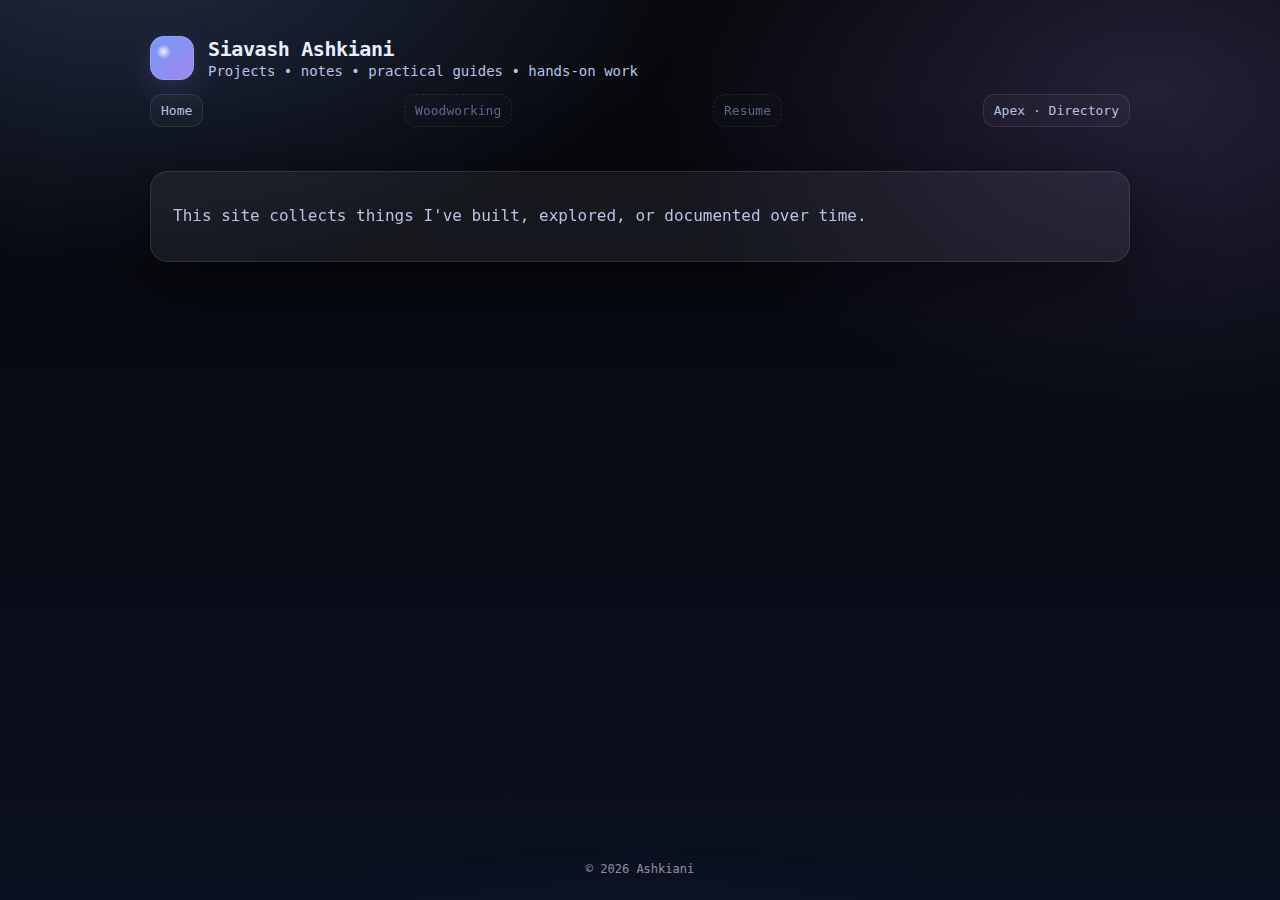
<file: index.html>
<!doctype html>
<html lang="en">

<head>
  <meta charset="utf-8" />
  <meta name="viewport" content="width=device-width, initial-scale=1" />
  <meta name="color-scheme" content="dark light" />
  <meta name="author" content="Siavash Ashkiani" />
  <meta name="description" content="Siavash Ashkiani — projects, notes, and hands-on work." />
  <meta name="robots" content="index, follow" />
  <link rel="canonical" href="https://siavash.ashkiani.com/" />
  <link rel="icon" href="/assets/favicon.svg" type="image/svg+xml">
  <title>Siavash Ashkiani</title>
  <link rel="stylesheet" href="/assets/style.css" />
</head>

<body>
  <div class="bg"></div>
  <div class="page">
    <div id="site-header"></div>

    <main class="wrap">
      <section class="card">
        <p>This site collects things I've built, explored, or documented over time.</p>
      </section>
    </main>

    <div id="site-footer"></div>
  </div>

  <script defer src="/assets/site.js"></script>
</body>

</html>
</file>
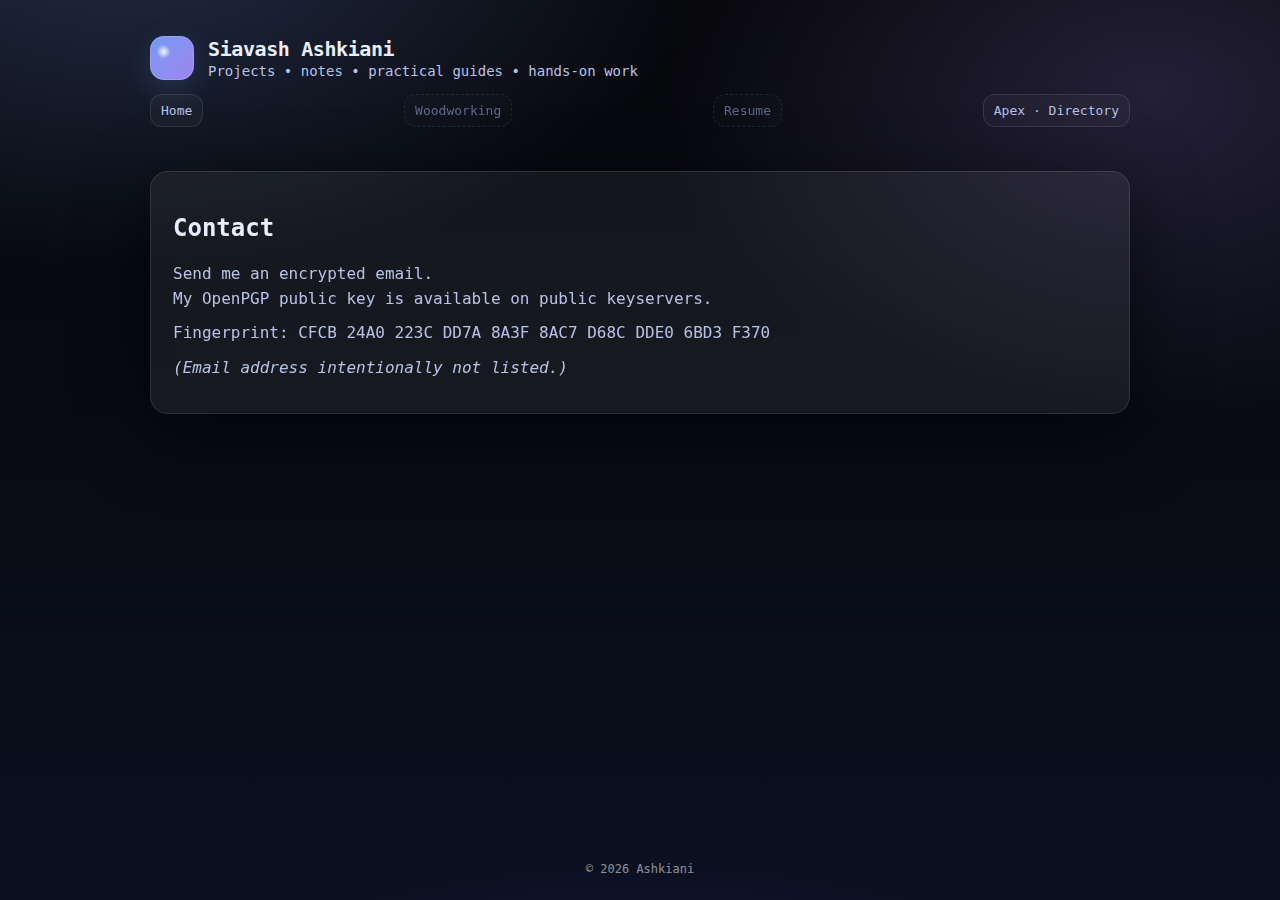
<file: contact/index.html>
<!doctype html>
<html lang="en">

<head>
  <meta charset="utf-8" />
  <meta name="viewport" content="width=device-width, initial-scale=1" />
  <meta name="color-scheme" content="dark light" />
  <meta name="author" content="Siavash Ashkiani" />
  <meta name="description" content="Siavash Ashkiani — projects, notes, and hands-on work." />
  <meta name="robots" content="index, follow" />
  <link rel="canonical" href="https://siavash.ashkiani.com/" />
  <link rel="icon" href="/assets/favicon.svg" type="image/svg+xml">
  <title>Siavash Ashkiani</title>
  <link rel="stylesheet" href="/assets/style.css" />
</head>

<body>
  <div class="bg"></div>
  <div class="page">
    <div id="site-header"></div>

    <main class="wrap">
      <section class="card subtle">
        <h2>Contact</h2>
        <p>
          Send me an encrypted email.<br />
          My OpenPGP public key is available on public keyservers.
        </p>

        <p class="mono">
          Fingerprint: CFCB 24A0 223C DD7A 8A3F 8AC7 D68C DDE0 6BD3 F370
        </p>

        <p class="hint">
          <em>(Email address intentionally not listed.)</em>
        </p>
      </section>
    </main>

    <div id="site-footer"></div>
  </div>

  <script defer src="/assets/site.js"></script>
</body>

</html>
</file>
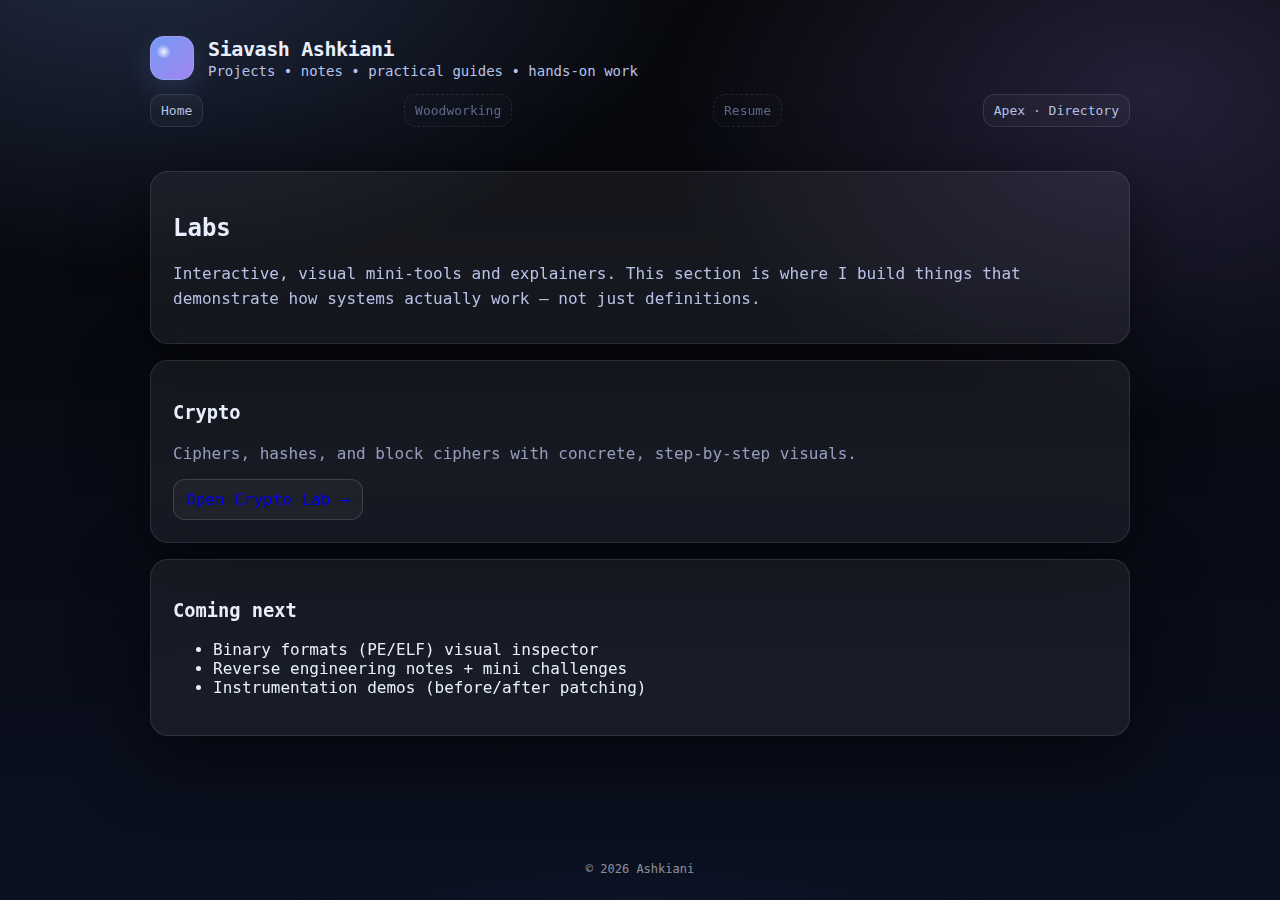
<file: labs/index.html>
<!doctype html>
<html lang="en">

<head>
  <meta charset="utf-8" />
  <meta name="viewport" content="width=device-width, initial-scale=1" />
  <meta name="color-scheme" content="dark light" />
  <meta name="author" content="Siavash Ashkiani" />
  <meta name="description" content="Hands-on labs: crypto, reverse engineering, binaries, and more." />
  <meta name="robots" content="index, follow" />
  <link rel="canonical" href="https://siavash.ashkiani.com/labs/" />
  <link rel="icon" href="/assets/favicon.svg" type="image/svg+xml">
  <title>Labs · Siavash Ashkiani</title>
  <link rel="stylesheet" href="/assets/style.css" />
  <link rel="stylesheet" href="/labs/assets/style.css" />
</head>

<body>
  <div class="bg"></div>
  <div class="page">
    <div id="site-header"></div>

    <main class="wrap">
      <section class="card">
        <h2>Labs</h2>
        <p>
          Interactive, visual mini-tools and explainers. This section is where I build things that
          demonstrate how systems actually work — not just definitions.
        </p>
      </section>

      <section class="card">
        <h3>Crypto</h3>
        <p class="muted">
          Ciphers, hashes, and block ciphers with concrete, step-by-step visuals.
        </p>
        <div class="lab-links">
          <a class="btn" href="/labs/crypto/">Open Crypto Lab →</a>
        </div>
      </section>

      <section class="card subtle">
        <h3>Coming next</h3>
        <ul class="tight">
          <li>Binary formats (PE/ELF) visual inspector</li>
          <li>Reverse engineering notes + mini challenges</li>
          <li>Instrumentation demos (before/after patching)</li>
        </ul>
      </section>
    </main>

    <div id="site-footer"></div>
  </div>

  <script defer src="/assets/site.js"></script>
</body>

</html>
</file>
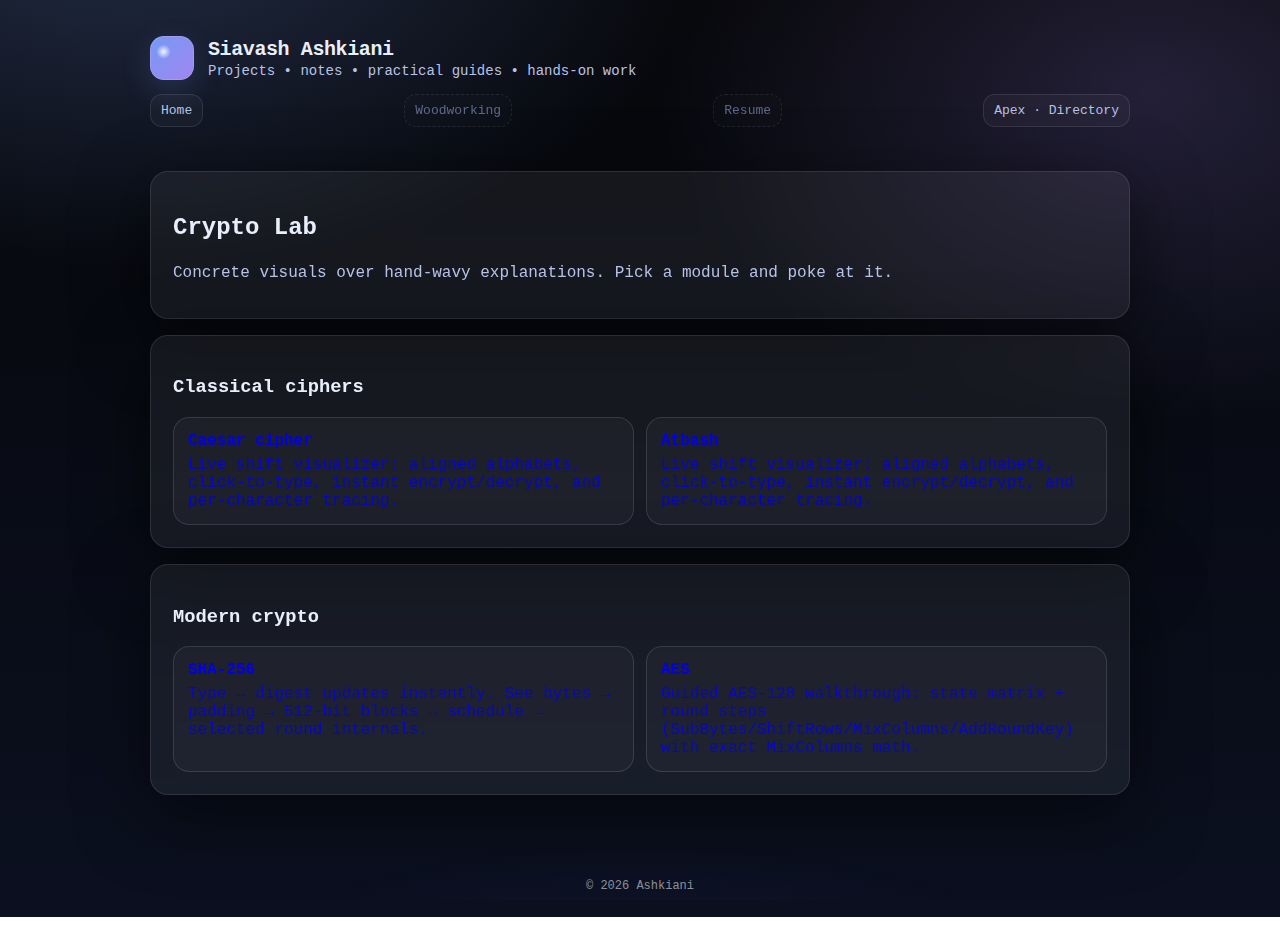
<file: labs/crypto/index.html>
<!doctype html>
<html lang="en">

<head>
    <meta charset="utf-8" />
    <meta name="viewport" content="width=device-width, initial-scale=1" />
    <meta name="color-scheme" content="dark light" />
    <meta name="author" content="Siavash Ashkiani" />
    <meta name="description" content="Crypto playgrounds and visual explainers." />
    <meta name="robots" content="index, follow" />
    <link rel="canonical" href="https://siavash.ashkiani.com/labs/crypto/" />
    <link rel="icon" href="/assets/favicon.svg" type="image/svg+xml">
    <title>Crypto Lab · Siavash Ashkiani</title>
    <link rel="stylesheet" href="/assets/style.css" />
    <link rel="stylesheet" href="/labs/assets/style.css" />
</head>

<body>
    <div class="bg"></div>
    <div class="page">
        <div id="site-header"></div>

        <main class="wrap">
            <section class="card">
                <h2>Crypto Lab</h2>
                <p>
                    Concrete visuals over hand-wavy explanations.
                    Pick a module and poke at it.
                </p>
            </section>

            <section class="card">
                <h3>Classical ciphers</h3>
                <div class="lab-grid">
                    <a class="lab-tile" href="/labs/crypto/caesar/">
                        <div class="lab-title">Caesar cipher</div>
                        <div class="lab-desc">Live shift visualizer: aligned alphabets, click-to-type, instant
                            encrypt/decrypt, and per-character tracing.
                        </div>
                    </a>

                    <a class="lab-tile" href="/labs/crypto/atbash/">
                        <div class="lab-title">Atbash</div>
                        <div class="lab-desc">Live shift visualizer: aligned alphabets, click-to-type, instant
                            encrypt/decrypt, and per-character tracing.</div>
                    </a>
                </div>
            </section>

            <section class="card subtle">
                <h3>Modern crypto</h3>
                <div class="lab-grid">
                    <a class="lab-tile" href="/labs/crypto/sha256/">
                        <div class="lab-title">SHA-256</div>
                        <div class="lab-desc">Type → digest updates instantly. See bytes → padding → 512-bit blocks →
                            schedule → selected round internals.</div>
                    </a>

                    <a class="lab-tile" href="/labs/crypto/aes/">
                        <div class="lab-title">AES</div>
                        <div class="lab-desc">
                            Guided AES-128 walkthrough: state matrix + round steps
                            (SubBytes/ShiftRows/MixColumns/AddRoundKey) with exact MixColumns math.
                        </div>
                    </a>
                </div>
            </section>
        </main>

        <div id="site-footer"></div>
    </div>

    <script defer src="/assets/site.js"></script>
</body>

</html>
</file>
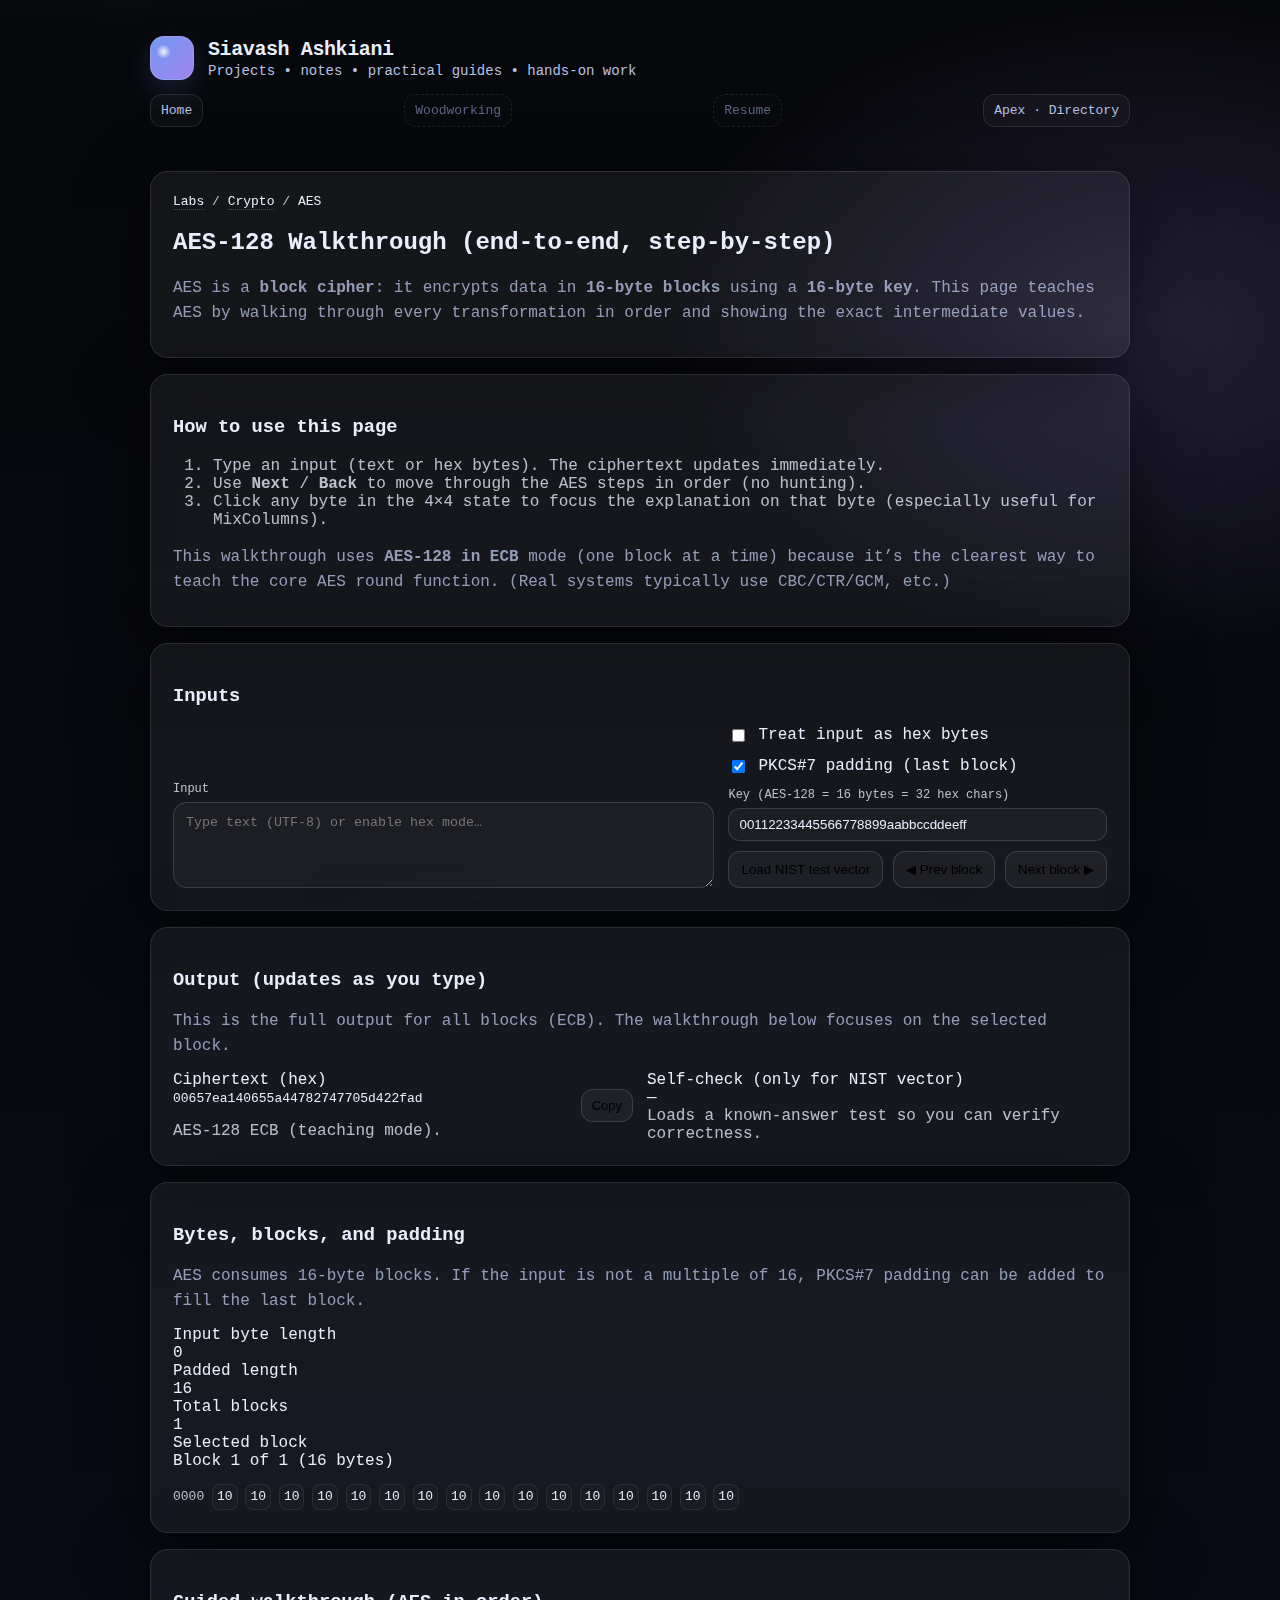
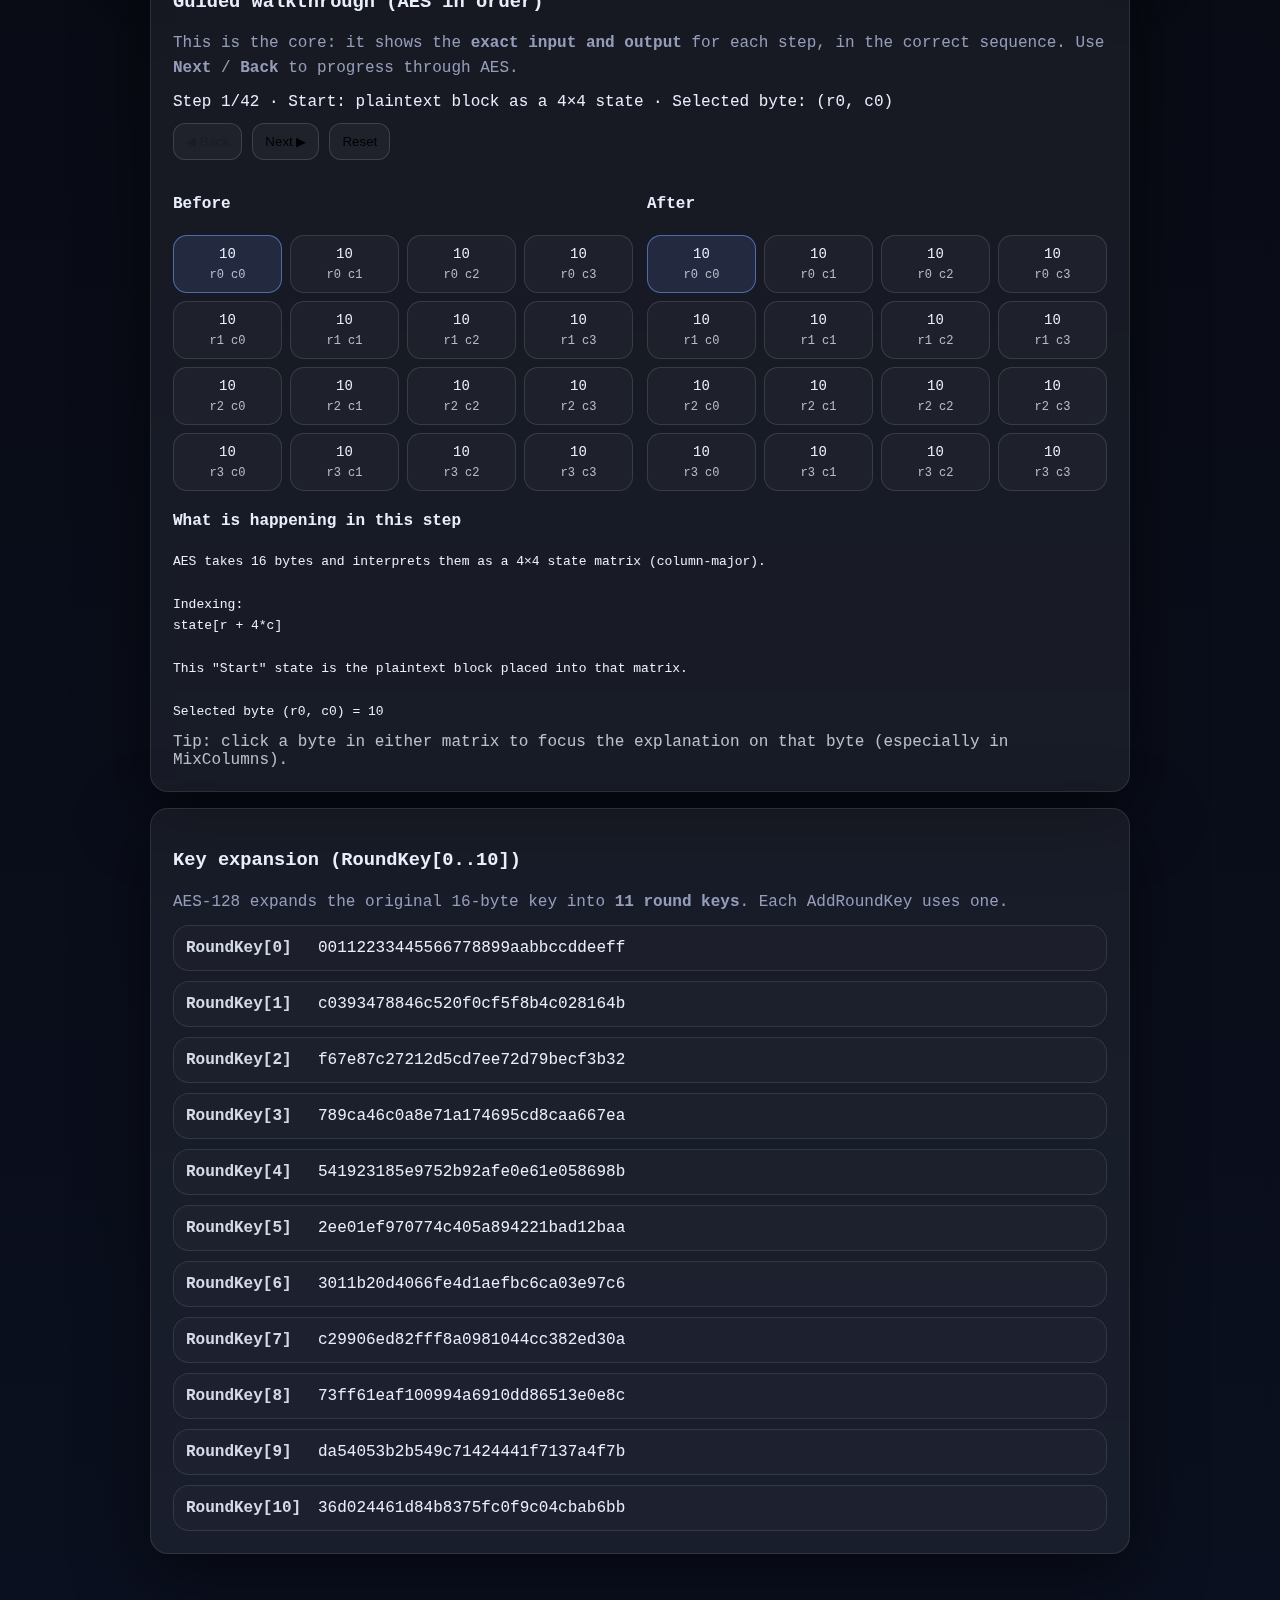
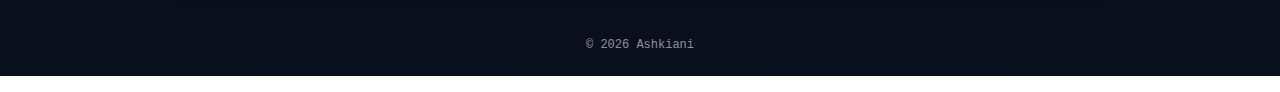
<file: labs/crypto/aes/index.html>
<!doctype html>
<html lang="en">

<head>
    <meta charset="utf-8" />
    <meta name="viewport" content="width=device-width, initial-scale=1" />
    <meta name="color-scheme" content="dark light" />
    <meta name="author" content="Siavash Ashkiani" />
    <meta name="description"
        content="Interactive AES-128 walkthrough: bytes -> blocks -> key schedule -> rounds -> ciphertext, with step-by-step visuals." />
    <meta name="robots" content="index, follow" />
    <link rel="canonical" href="https://siavash.ashkiani.com/labs/crypto/aes/" />
    <link rel="icon" href="/assets/favicon.svg" type="image/svg+xml">
    <title>AES-128 Walkthrough · Crypto Lab</title>

    <link rel="stylesheet" href="/assets/style.css" />
    <link rel="stylesheet" href="/labs/assets/style.css" />
</head>

<body>
    <div class="bg"></div>
    <div class="page">
        <div id="site-header"></div>

        <main class="wrap">
            <section class="card">
                <div class="crumbs">
                    <a href="/labs/">Labs</a> <span class="muted">/</span>
                    <a href="/labs/crypto/">Crypto</a> <span class="muted">/</span>
                    <span>AES</span>
                </div>

                <h2>AES-128 Walkthrough (end-to-end, step-by-step)</h2>
                <p class="muted">
                    AES is a <strong>block cipher</strong>: it encrypts data in <strong>16-byte blocks</strong> using a
                    <strong>16-byte key</strong>.
                    This page teaches AES by walking through every transformation in order and showing the exact
                    intermediate values.
                </p>
            </section>

            <section class="card">
                <h3>How to use this page</h3>
                <ol class="muted" style="margin-top:10px">
                    <li>Type an input (text or hex bytes). The ciphertext updates immediately.</li>
                    <li>Use <strong>Next</strong> / <strong>Back</strong> to move through the AES steps in order (no
                        hunting).</li>
                    <li>Click any byte in the 4×4 state to focus the explanation on that byte (especially useful for
                        MixColumns).</li>
                </ol>
                <p class="muted" style="margin-top:10px">
                    This walkthrough uses <strong>AES-128 in ECB</strong> mode (one block at a time) because it’s the
                    clearest way to teach
                    the core AES round function. (Real systems typically use CBC/CTR/GCM, etc.)
                </p>
            </section>

            <section class="card">
                <h3>Inputs</h3>

                <div class="controls">
                    <label class="control" style="flex:1; min-width:260px">
                        <span class="control-label">Input</span>
                        <textarea id="input" class="textarea" rows="4"
                            placeholder="Type text (UTF-8) or enable hex mode…"></textarea>
                    </label>

                    <div style="display:flex; flex-direction:column; gap:10px; min-width:280px">
                        <label class="control control-toggle">
                            <input id="treatAsHex" type="checkbox" />
                            <span>Treat input as hex bytes</span>
                        </label>

                        <label class="control control-toggle">
                            <input id="pkcs7" type="checkbox" checked />
                            <span>PKCS#7 padding (last block)</span>
                        </label>

                        <label class="control">
                            <span class="control-label">Key (AES-128 = 16 bytes = 32 hex chars)</span>
                            <input id="keyHex" class="control-input mono" type="text"
                                placeholder="00112233445566778899aabbccddeeff" />
                        </label>

                        <div style="display:flex; gap:10px; flex-wrap:wrap">
                            <button id="loadVector" class="btn" type="button">Load NIST test vector</button>
                            <button id="prevBlock" class="btn" type="button">◀︎ Prev block</button>
                            <button id="nextBlock" class="btn" type="button">Next block ▶︎</button>
                        </div>

                        <div class="hint mono" id="inputError" style="display:none"></div>
                    </div>
                </div>
            </section>

            <section class="card">
                <h3>Output (updates as you type)</h3>
                <p class="muted">
                    This is the full output for all blocks (ECB). The walkthrough below focuses on the selected block.
                </p>

                <div class="io-grid" style="margin-top:12px">
                    <div>
                        <div class="kpi">
                            <div class="kpi-label">Ciphertext (hex)</div>
                            <div class="hash-row">
                                <div id="outHex" class="kpi-value mono hash"></div>
                                <button id="copyOut" class="btn btn-sm" type="button">Copy</button>
                            </div>
                            <div class="kpi-sub muted">AES-128 ECB (teaching mode).</div>
                        </div>
                    </div>

                    <div>
                        <div class="kpi">
                            <div class="kpi-label">Self-check (only for NIST vector)</div>
                            <div id="vectorCheck" class="kpi-value mono">—</div>
                            <div class="kpi-sub muted">Loads a known-answer test so you can verify correctness.</div>
                        </div>
                    </div>
                </div>
            </section>

            <section class="card">
                <h3>Bytes, blocks, and padding</h3>
                <p class="muted">
                    AES consumes 16-byte blocks. If the input is not a multiple of 16, PKCS#7 padding can be added to
                    fill the last block.
                </p>

                <div class="kpi-grid" style="margin-top:12px">
                    <div class="kpi">
                        <div class="kpi-label">Input byte length</div>
                        <div class="kpi-value mono" id="inLenBytes">—</div>
                    </div>
                    <div class="kpi">
                        <div class="kpi-label">Padded length</div>
                        <div class="kpi-value mono" id="paddedLenBytes">—</div>
                    </div>
                    <div class="kpi">
                        <div class="kpi-label">Total blocks</div>
                        <div class="kpi-value mono" id="blockCount">—</div>
                    </div>
                    <div class="kpi">
                        <div class="kpi-label">Selected block</div>
                        <div class="kpi-value mono" id="blockMeta">—</div>
                    </div>
                </div>

                <div class="mono bytes" id="rawBytes" style="margin-top:14px"></div>
            </section>

            <section class="card">
                <h3>Guided walkthrough (AES in order)</h3>
                <p class="muted">
                    This is the core: it shows the <strong>exact input and output</strong> for each step, in the correct
                    sequence.
                    Use <strong>Next</strong> / <strong>Back</strong> to progress through AES.
                </p>

                <div class="walkbar" style="margin-top:12px">
                    <div class="mono" id="walkMeta">—</div>
                    <div style="display:flex; gap:10px; flex-wrap:wrap">
                        <button id="walkBack" class="btn" type="button">◀︎ Back</button>
                        <button id="walkNext" class="btn" type="button">Next ▶︎</button>
                        <button id="walkReset" class="btn" type="button">Reset</button>
                    </div>
                </div>

                <div class="viz-grid" style="margin-top:14px">
                    <div class="card-inner">
                        <h4>Before</h4>
                        <div id="walkBefore" class="state-grid"></div>
                    </div>
                    <div class="card-inner">
                        <h4>After</h4>
                        <div id="walkAfter" class="state-grid"></div>
                    </div>
                </div>

                <div class="card-inner" style="margin-top:14px">
                    <h4>What is happening in this step</h4>
                    <div class="mono pre" id="walkExplain"></div>
                </div>

                <div class="hint muted" style="margin-top:10px">
                    Tip: click a byte in either matrix to focus the explanation on that byte (especially in MixColumns).
                </div>
            </section>

            <section class="card">
                <h3>Key expansion (RoundKey[0..10])</h3>
                <p class="muted">
                    AES-128 expands the original 16-byte key into <strong>11 round keys</strong>. Each AddRoundKey uses
                    one.
                </p>
                <div id="roundKeys" class="rkgrid"></div>
            </section>
        </main>

        <div id="site-footer"></div>
    </div>

    <script defer src="/assets/site.js"></script>
    <script defer src="./aes.js"></script>
</body>

</html>
</file>
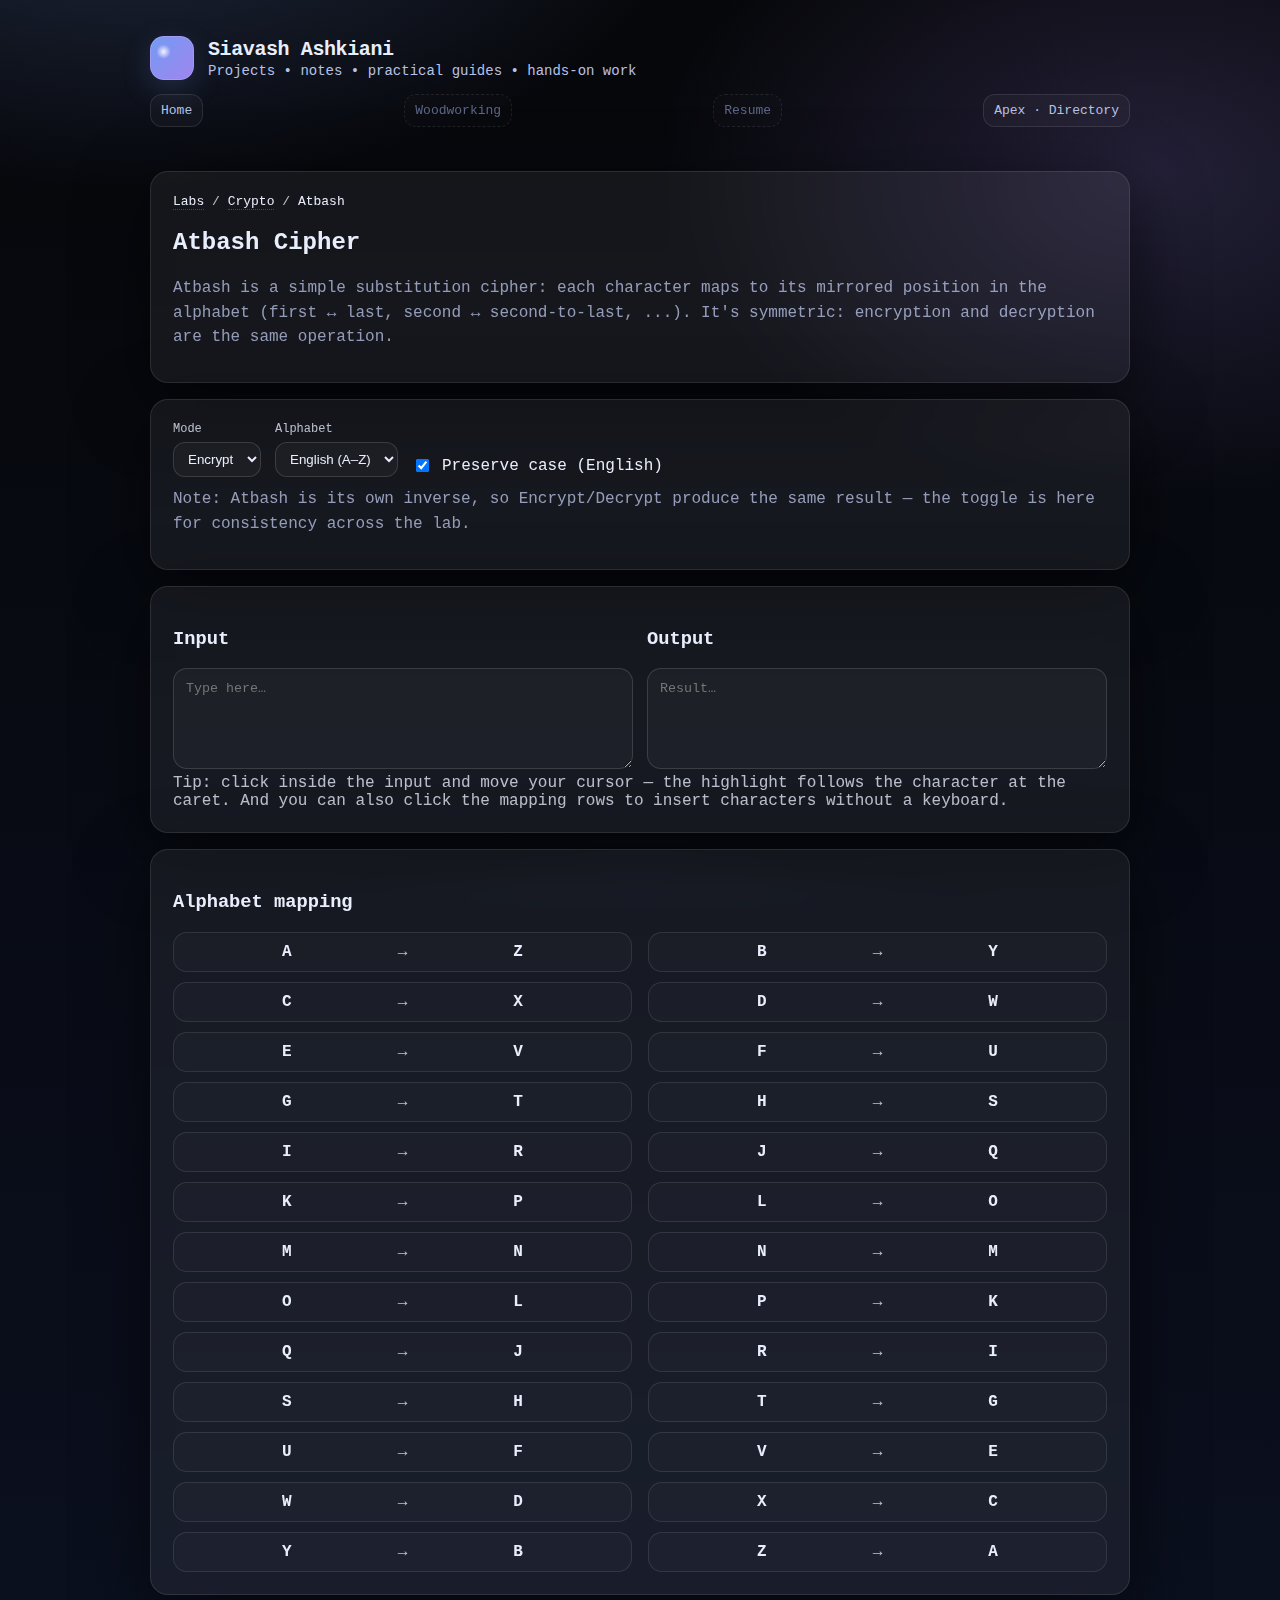
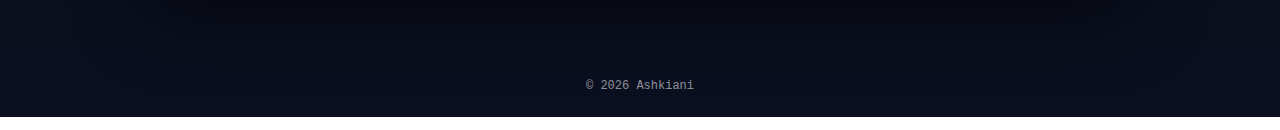
<file: labs/crypto/atbash/index.html>
<!doctype html>
<html lang="en">

<head>
    <meta charset="utf-8" />
    <meta name="viewport" content="width=device-width, initial-scale=1" />
    <meta name="color-scheme" content="dark light" />
    <meta name="author" content="Siavash Ashkiani" />
    <meta name="description" content="Atbash cipher playground (English + Farsi) with live mapping + click-to-type." />
    <meta name="robots" content="index, follow" />
    <link rel="canonical" href="https://siavash.ashkiani.com/labs/crypto/atbash/" />
    <link rel="icon" href="/assets/favicon.svg" type="image/svg+xml">

    <title>Atbash Cipher · Crypto Lab</title>

    <link rel="stylesheet" href="/assets/style.css" />
    <link rel="stylesheet" href="/labs/assets/style.css" />
</head>

<body>
    <div class="bg"></div>
    <div class="page">
        <div id="site-header"></div>

        <main class="wrap">
            <section class="card">
                <div class="crumbs">
                    <a href="/labs/">Labs</a> <span class="muted">/</span>
                    <a href="/labs/crypto/">Crypto</a> <span class="muted">/</span>
                    <span>Atbash</span>
                </div>

                <h2>Atbash Cipher</h2>
                <p class="muted">
                    Atbash is a simple substitution cipher: each character maps to its mirrored position
                    in the alphabet (first ↔ last, second ↔ second-to-last, ...).
                    It's symmetric: encryption and decryption are the same operation.
                </p>
            </section>

            <section class="card">
                <div class="controls">
                    <label class="control">
                        <span class="control-label">Mode</span>
                        <select id="modeSelect" class="control-input">
                            <option value="enc">Encrypt</option>
                            <option value="dec">Decrypt</option>
                        </select>
                    </label>

                    <label class="control">
                        <span class="control-label">Alphabet</span>
                        <select id="alphaSelect" class="control-input">
                            <option value="en">English (A–Z)</option>
                            <option value="fa">Farsi (فارسی)</option>
                        </select>
                    </label>

                    <label class="control control-toggle">
                        <input id="preserveCase" type="checkbox" checked />
                        <span>Preserve case (English)</span>
                    </label>
                </div>

                <p class="hint muted" style="margin-top:10px">
                    Note: Atbash is its own inverse, so Encrypt/Decrypt produce the same result — the toggle is here for
                    consistency across the lab.
                </p>
            </section>

            <section class="card">
                <div class="io-grid">
                    <div>
                        <h3>Input</h3>
                        <textarea id="plain" class="textarea" rows="5" placeholder="Type here…"></textarea>
                    </div>
                    <div>
                        <h3>Output</h3>
                        <textarea id="cipher" class="textarea" rows="5" placeholder="Result…" readonly></textarea>
                    </div>
                </div>

                <div class="hint muted">
                    Tip: click inside the input and move your cursor — the highlight follows the character at the caret.
                    And you can also click the mapping rows to insert characters without a keyboard.
                </div>
            </section>

            <section class="card">
                <h3>Alphabet mapping</h3>
                <div id="mapping" class="mapping"></div>
            </section>
        </main>

        <div id="site-footer"></div>
    </div>

    <script defer src="/assets/site.js"></script>
    <script defer src="./atbash.js"></script>
</body>

</html>
</file>
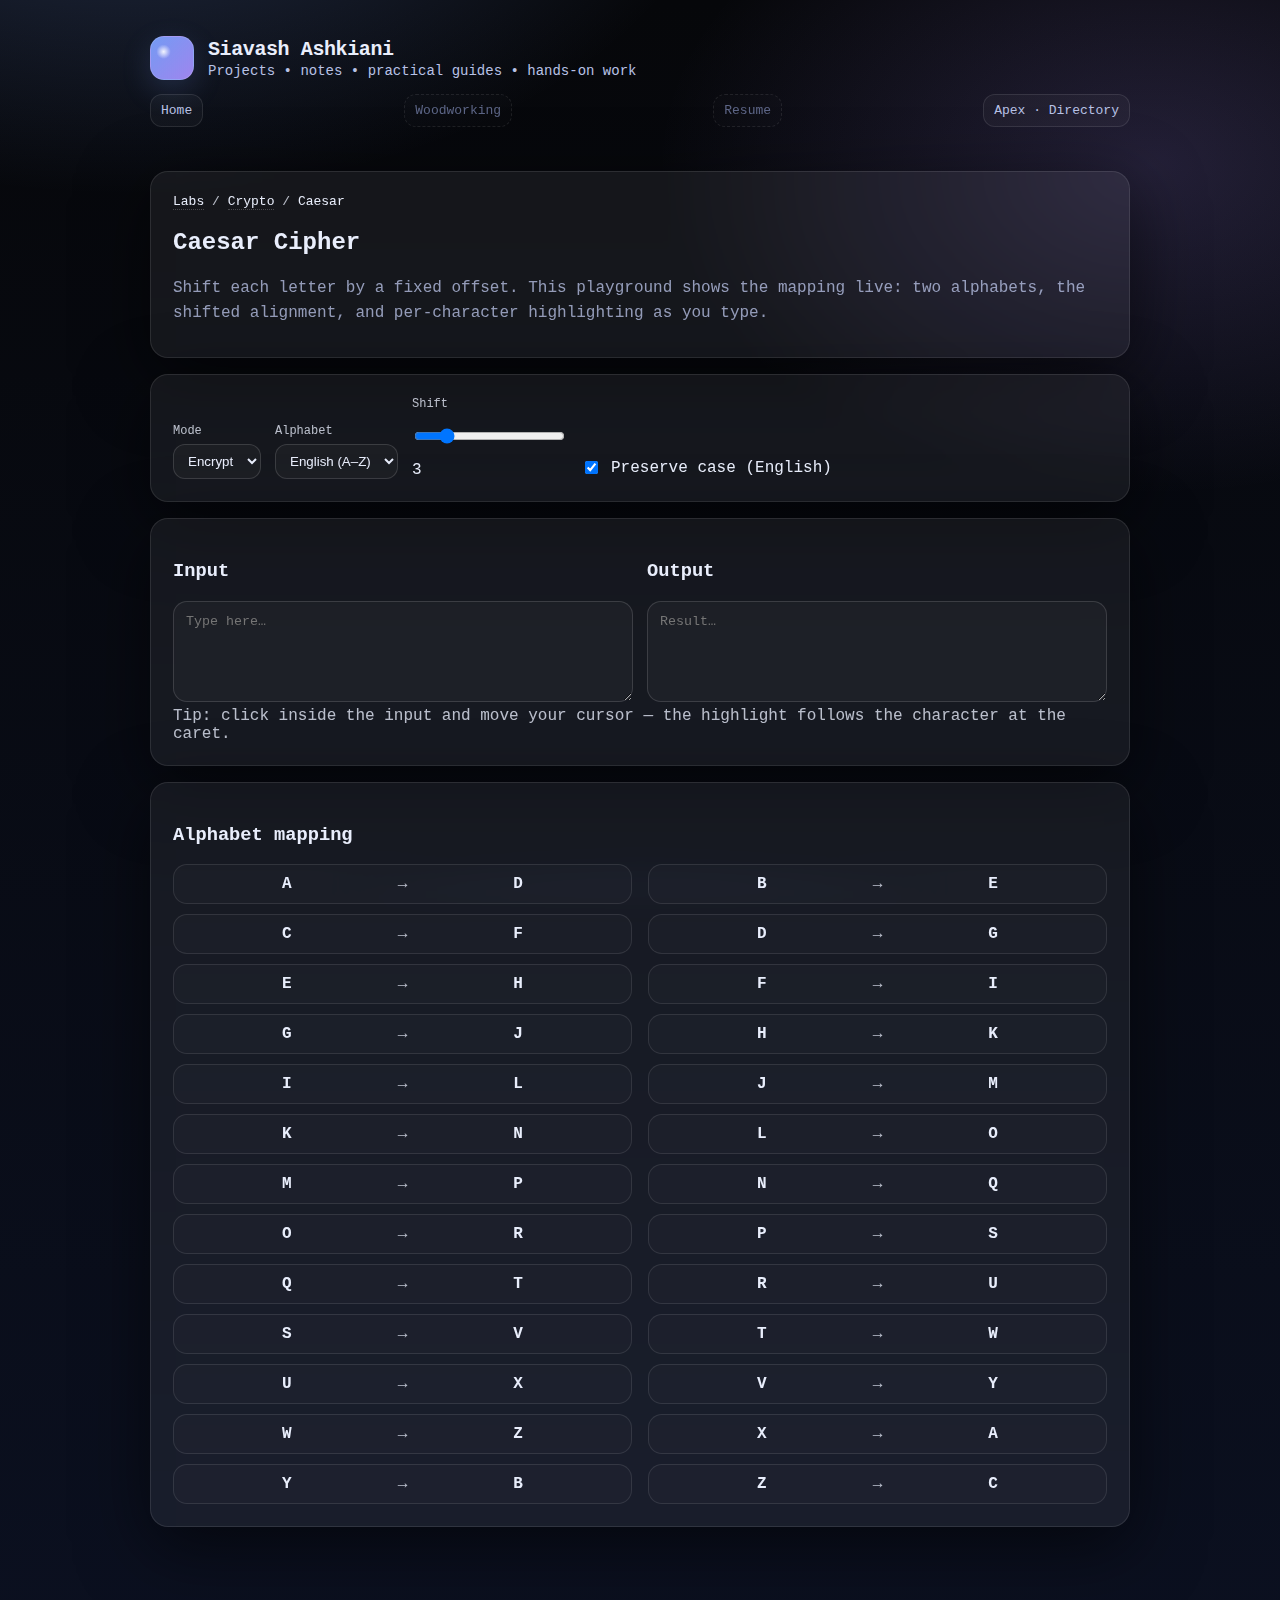
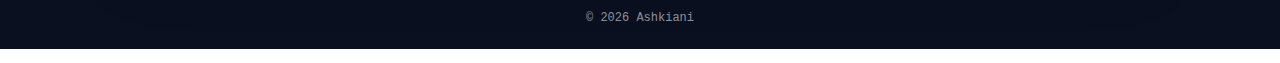
<file: labs/crypto/caesar/index.html>
<!doctype html>
<html lang="en">

<head>
    <meta charset="utf-8" />
    <meta name="viewport" content="width=device-width, initial-scale=1" />
    <meta name="color-scheme" content="dark light" />
    <meta name="author" content="Siavash Ashkiani" />
    <meta name="description" content="Caesar cipher playground with live alphabet mapping (English + Farsi)." />
    <meta name="robots" content="index, follow" />
    <link rel="canonical" href="https://siavash.ashkiani.com/labs/crypto/caesar/" />
    <link rel="icon" href="/assets/favicon.svg" type="image/svg+xml">
    <title>Caesar Cipher · Crypto Lab</title>
    <link rel="stylesheet" href="/assets/style.css" />
    <link rel="stylesheet" href="/labs/assets/style.css" />
</head>

<body>
    <div class="bg"></div>
    <div class="page">
        <div id="site-header"></div>

        <main class="wrap">
            <section class="card">
                <div class="crumbs">
                    <a href="/labs/">Labs</a> <span class="muted">/</span>
                    <a href="/labs/crypto/">Crypto</a> <span class="muted">/</span>
                    <span>Caesar</span>
                </div>

                <h2>Caesar Cipher</h2>
                <p class="muted">
                    Shift each letter by a fixed offset. This playground shows the mapping live: two alphabets,
                    the shifted alignment, and per-character highlighting as you type.
                </p>
            </section>

            <section class="card">
                <div class="controls">
                    <label class="control">
                        <span class="control-label">Mode</span>
                        <select id="modeSelect" class="control-input">
                            <option value="enc">Encrypt</option>
                            <option value="dec">Decrypt</option>
                        </select>
                    </label>
                    <label class="control">
                        <span class="control-label">Alphabet</span>
                        <select id="alphaSelect" class="control-input">
                            <option value="en">English (A–Z)</option>
                            <option value="fa">Farsi (فارسی)</option>
                        </select>
                    </label>

                    <label class="control">
                        <span class="control-label">Shift</span>
                        <input id="shiftRange" class="control-input" type="range" min="0" max="25" value="3" />
                        <span id="shiftValue" class="mono">3</span>
                    </label>

                    <label class="control control-toggle">
                        <input id="preserveCase" type="checkbox" checked />
                        <span>Preserve case (English)</span>
                    </label>
                </div>
            </section>

            <section class="card">
                <div class="io-grid">
                    <div>
                        <h3>Input</h3>
                        <textarea id="plain" class="textarea" rows="5" placeholder="Type here…"></textarea>
                    </div>
                    <div>
                        <h3>Output</h3>
                        <textarea id="cipher" class="textarea" rows="5" placeholder="Result…" readonly></textarea>
                    </div>
                </div>

                <div class="hint muted">
                    Tip: click inside the input and move your cursor — the highlight follows the character at the caret.
                </div>
            </section>

            <section class="card">
                <h3>Alphabet mapping</h3>
                <div id="mapping" class="mapping"></div>
            </section>
        </main>

        <div id="site-footer"></div>
    </div>

    <script defer src="/assets/site.js"></script>
    <script defer src="./caesar.js"></script>
</body>

</html>
</file>
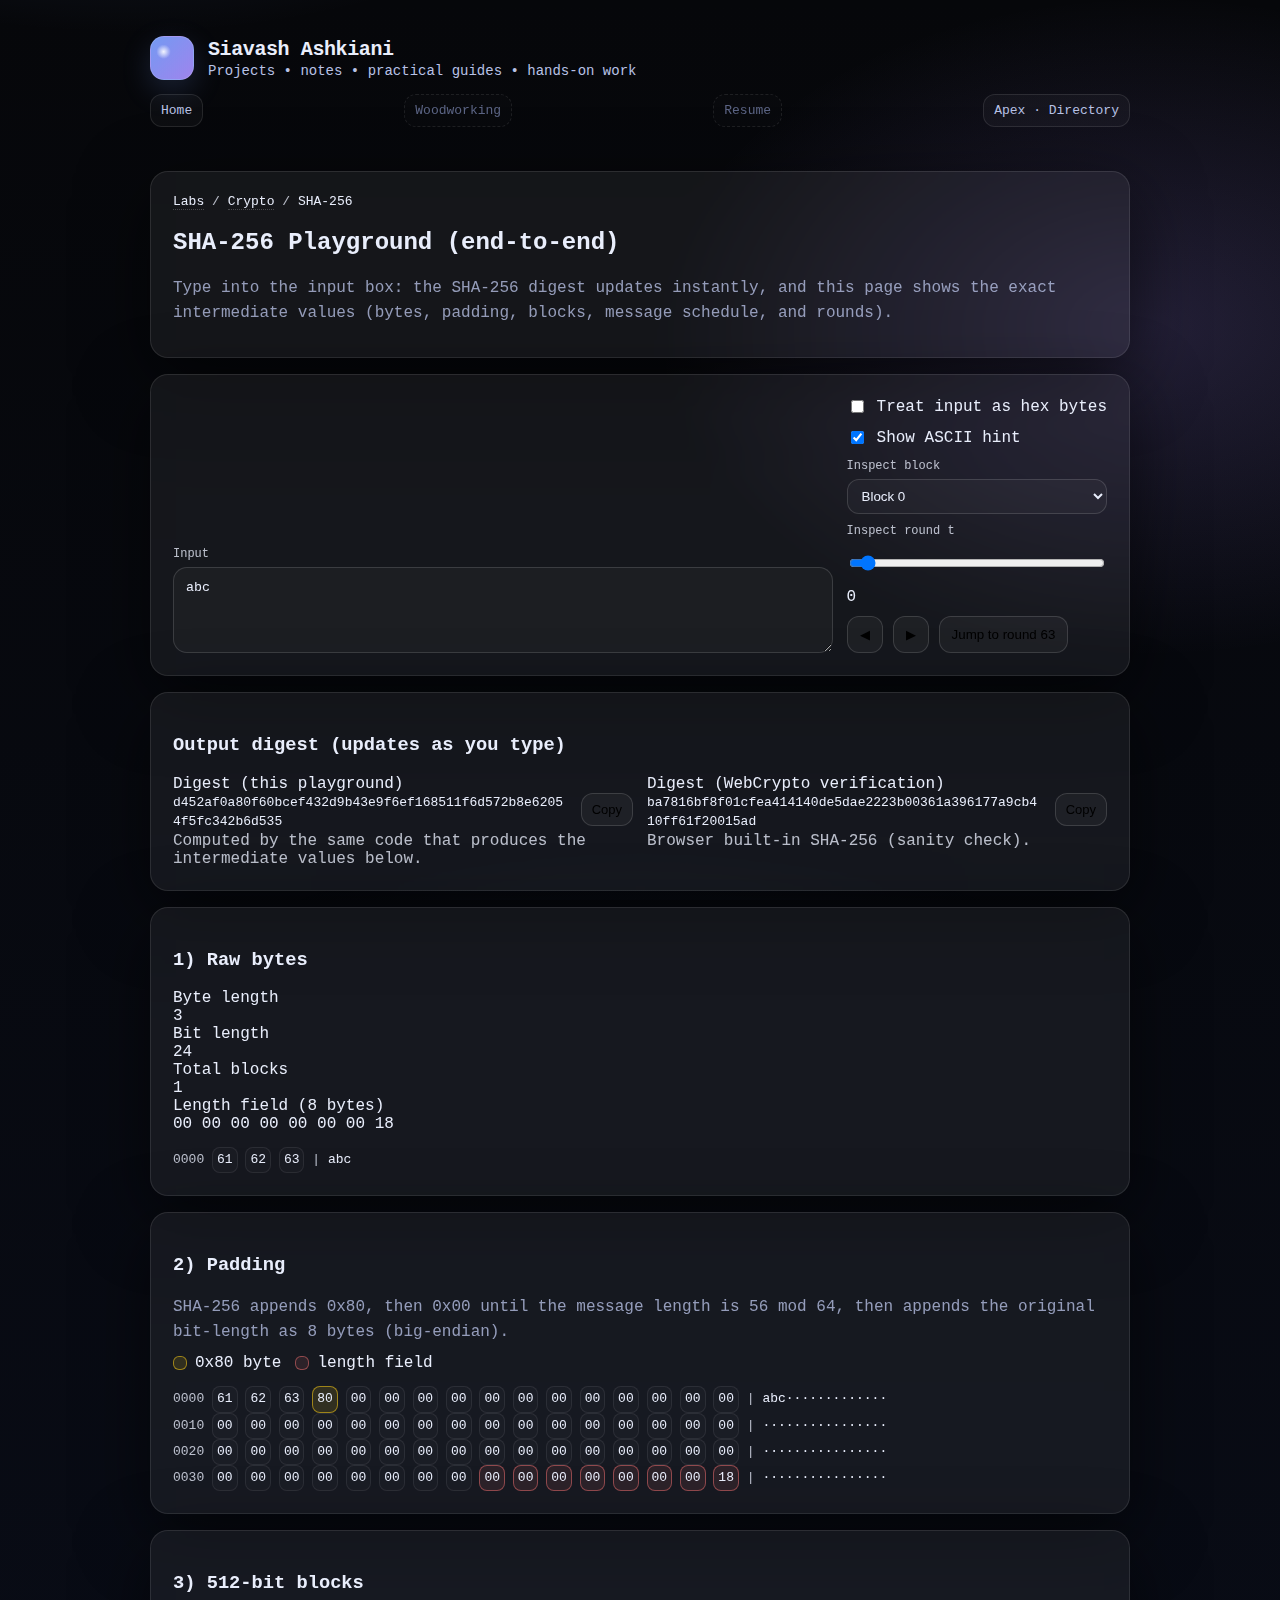
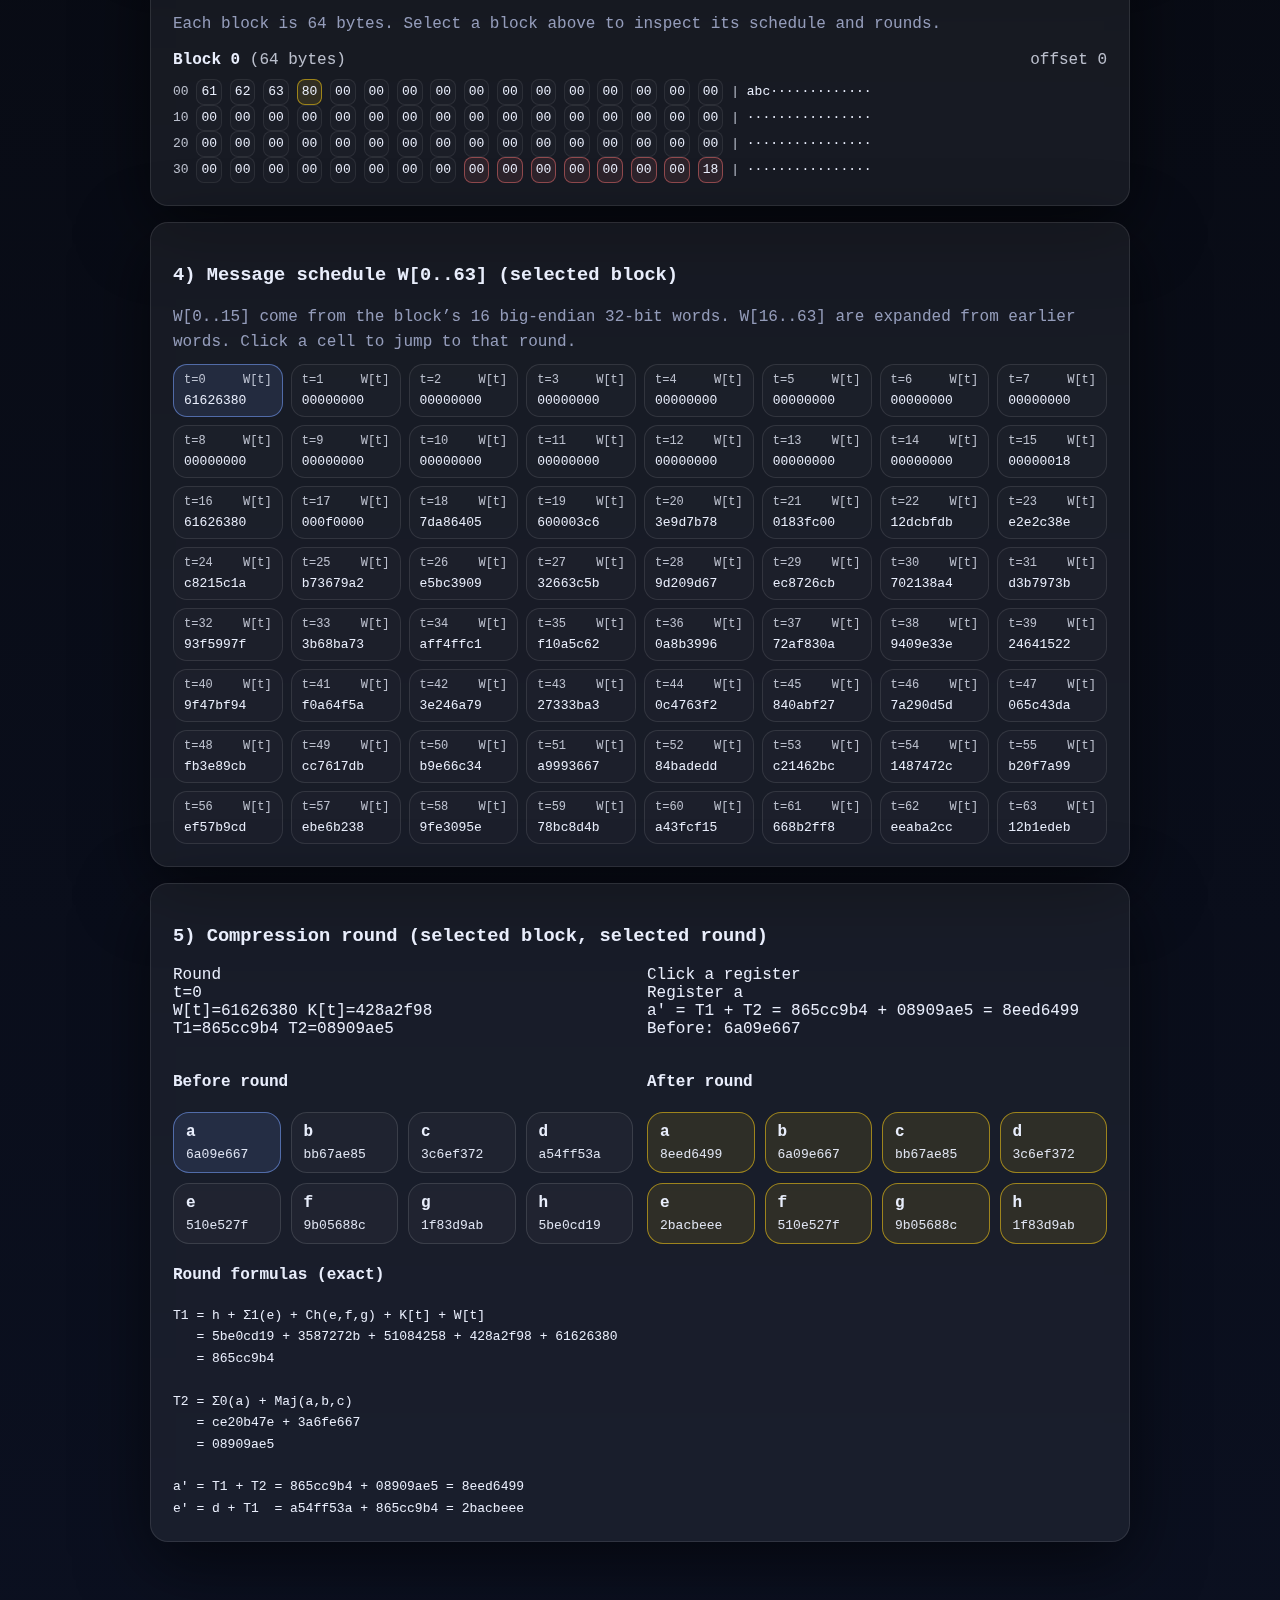
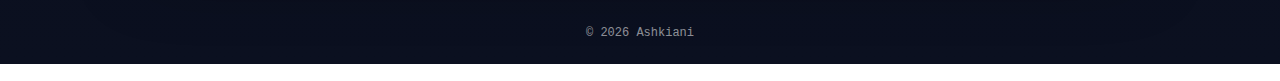
<file: labs/crypto/sha256/index.html>
<!doctype html>
<html lang="en">

<head>
    <meta charset="utf-8" />
    <meta name="viewport" content="width=device-width, initial-scale=1" />
    <meta name="color-scheme" content="dark light" />
    <meta name="author" content="Siavash Ashkiani" />
    <meta name="description"
        content="Interactive SHA-256 playground: input -> bytes -> padding -> blocks -> rounds -> digest." />
    <meta name="robots" content="index, follow" />
    <link rel="canonical" href="https://siavash.ashkiani.com/labs/crypto/sha256/" />
    <link rel="icon" href="/assets/favicon.svg" type="image/svg+xml">

    <title>SHA-256 Playground · Crypto Lab</title>

    <link rel="stylesheet" href="/assets/style.css" />
    <link rel="stylesheet" href="/labs/assets/style.css" />
</head>

<body>
    <div class="bg"></div>
    <div class="page">
        <div id="site-header"></div>

        <main class="wrap">
            <section class="card">
                <div class="crumbs">
                    <a href="/labs/">Labs</a> <span class="muted">/</span>
                    <a href="/labs/crypto/">Crypto</a> <span class="muted">/</span>
                    <span>SHA-256</span>
                </div>

                <h2>SHA-256 Playground (end-to-end)</h2>
                <p class="muted">
                    Type into the input box: the SHA-256 digest updates instantly, and this page shows the exact
                    intermediate values (bytes, padding, blocks, message schedule, and rounds).
                </p>
            </section>

            <section class="card">
                <div class="controls">
                    <label class="control" style="flex:1; min-width:240px">
                        <span class="control-label">Input</span>
                        <textarea id="input" class="textarea" rows="4" placeholder="Type text…"></textarea>
                    </label>

                    <div style="display:flex; flex-direction:column; gap:10px">
                        <label class="control control-toggle">
                            <input id="treatAsHex" type="checkbox" />
                            <span>Treat input as hex bytes</span>
                        </label>

                        <label class="control control-toggle">
                            <input id="showAscii" type="checkbox" checked />
                            <span>Show ASCII hint</span>
                        </label>

                        <label class="control">
                            <span class="control-label">Inspect block</span>
                            <select id="blockSelect" class="control-input"></select>
                        </label>

                        <label class="control">
                            <span class="control-label">Inspect round t</span>
                            <input id="roundRange" class="control-input" type="range" min="0" max="63" value="0" />
                            <span id="roundValue" class="mono">0</span>
                        </label>

                        <div style="display:flex; gap:10px; flex-wrap:wrap">
                            <button id="stepBack" class="btn" type="button">◀︎</button>
                            <button id="stepFwd" class="btn" type="button">▶︎</button>
                            <button id="runFull" class="btn" type="button">Jump to round 63</button>
                        </div>
                    </div>
                </div>

                <div id="inputError" class="hint" style="margin-top:10px; display:none"></div>
            </section>

            <section class="card">
                <h3>Output digest (updates as you type)</h3>

                <div class="io-grid" style="margin-top:12px">
                    <div>
                        <div class="kpi">
                            <div class="kpi-label">Digest (this playground)</div>
                            <div class="hash-row">
                                <div id="digestLocal" class="kpi-value mono hash"></div>
                                <button id="copyLocal" class="btn btn-sm" type="button">Copy</button>
                            </div>
                            <div class="kpi-sub muted">Computed by the same code that produces the intermediate values
                                below.</div>
                        </div>
                    </div>

                    <div>
                        <div class="kpi">
                            <div class="kpi-label">Digest (WebCrypto verification)</div>
                            <div class="hash-row">
                                <div id="digestWeb" class="kpi-value mono hash"></div>
                                <button id="copyWeb" class="btn btn-sm" type="button">Copy</button>
                            </div>
                            <div class="kpi-sub muted">Browser built-in SHA-256 (sanity check).</div>
                        </div>
                    </div>
                </div>
            </section>

            <section class="card">
                <h3>1) Raw bytes</h3>

                <div class="kpi-grid" style="margin-top:12px">
                    <div class="kpi">
                        <div class="kpi-label">Byte length</div>
                        <div class="kpi-value mono" id="rawLenBytes">—</div>
                    </div>
                    <div class="kpi">
                        <div class="kpi-label">Bit length</div>
                        <div class="kpi-value mono" id="rawLenBits">—</div>
                    </div>
                    <div class="kpi">
                        <div class="kpi-label">Total blocks</div>
                        <div class="kpi-value mono" id="blockCount">—</div>
                    </div>
                    <div class="kpi">
                        <div class="kpi-label">Length field (8 bytes)</div>
                        <div class="kpi-value mono" id="lenField">—</div>
                    </div>
                </div>

                <div class="mono bytes" id="rawBytes" style="margin-top:14px"></div>
            </section>

            <section class="card">
                <h3>2) Padding</h3>
                <p class="muted">
                    SHA-256 appends <span class="mono">0x80</span>, then <span class="mono">0x00</span> until the
                    message length is
                    56 mod 64, then appends the original bit-length as 8 bytes (big-endian).
                </p>

                <div class="legend" style="margin-top:10px">
                    <span class="legend-item"><span class="swatch sw80"></span> 0x80 byte</span>
                    <span class="legend-item"><span class="swatch swln"></span> length field</span>
                </div>

                <div class="mono bytes" id="paddedBytes" style="margin-top:14px"></div>
            </section>

            <section class="card">
                <h3>3) 512-bit blocks</h3>
                <p class="muted">
                    Each block is 64 bytes. Select a block above to inspect its schedule and rounds.
                </p>
                <div id="blocks"></div>
            </section>

            <section class="card">
                <h3>4) Message schedule W[0..63] (selected block)</h3>
                <p class="muted">
                    W[0..15] come from the block’s 16 big-endian 32-bit words. W[16..63] are expanded from earlier
                    words.
                    Click a cell to jump to that round.
                </p>
                <div id="wGrid" class="wgrid"></div>
            </section>

            <section class="card">
                <h3>5) Compression round (selected block, selected round)</h3>

                <div class="controls" style="margin-top:10px">
                    <div class="kpi" style="flex:1; min-width:240px">
                        <div class="kpi-label">Round</div>
                        <div class="kpi-value mono" id="roundMeta">t=0</div>
                        <div class="kpi-sub mono" id="roundMeta2">W[t]=— K[t]=—</div>
                        <div class="kpi-sub mono" id="roundMeta3">T1=— T2=—</div>
                    </div>

                    <div class="kpi" style="flex:1; min-width:240px">
                        <div class="kpi-label">Click a register</div>
                        <div class="kpi-value mono" id="regTitle">—</div>
                        <div class="kpi-sub mono" id="regExplain">Click any a..h box to see how it updates.</div>
                        <div class="kpi-sub mono" id="regExplain2"></div>
                    </div>
                </div>

                <div class="viz-grid" style="margin-top:14px">
                    <div class="card-inner">
                        <h4>Before round</h4>
                        <div id="regsBefore" class="regs"></div>
                    </div>

                    <div class="card-inner">
                        <h4>After round</h4>
                        <div id="regsAfter" class="regs"></div>
                    </div>
                </div>

                <div class="card-inner" style="margin-top:14px">
                    <h4>Round formulas (exact)</h4>
                    <div class="mono pre" id="formulaBox"></div>
                </div>
            </section>
        </main>

        <div id="site-footer"></div>
    </div>

    <script defer src="/assets/site.js"></script>
    <script defer src="./sha256.js"></script>
</body>

</html>
</file>
<file: assets/style.css>
:root{
  --bg0:#06070a;
  --bg1:#0b1020;
  --card: rgba(255,255,255,0.06);
  --text:#e9eefc;
  --muted:#b8c2e6;
  --muted2:#95a3d6;
  --line: rgba(255,255,255,0.10);
  --shadow: 0 20px 70px rgba(0,0,0,0.55);
  --radius: 18px;
  --mono: ui-monospace, SFMono-Regular, Menlo, Monaco, Consolas, "Liberation Mono", "Courier New", monospace;
}

*{ box-sizing:border-box; }
body{
  margin:0;
  font-family: ui-monospace, monospace;
  color: var(--text);
  background:
    radial-gradient(1000px 600px at 10% -10%, rgba(122,162,255,0.25), transparent 60%),
    radial-gradient(900px 600px at 90% 10%, rgba(167,139,250,0.18), transparent 55%),
    linear-gradient(180deg, var(--bg0), var(--bg1));
}

.bg{
  position:fixed; inset:0;
  background: radial-gradient(900px 400px at 50% 120%, rgba(122,162,255,0.10), transparent 60%);
  pointer-events:none;
}

.page{
  min-height: 100vh;
  display:flex;
  flex-direction:column;
}

.wrap{ width:min(980px, 92vw); margin:0 auto; }

header.wrap{ padding:36px 0 18px; }
.brand{ display:flex; align-items:center; gap:14px; }

.mark{
  width:44px; height:44px; border-radius:14px;
  background:
    radial-gradient(12px 12px at 30% 35%, rgba(255,255,255,0.9), transparent 60%),
    linear-gradient(135deg, rgba(122,162,255,0.95), rgba(167,139,250,0.95));
  box-shadow: 0 10px 30px rgba(122,162,255,0.18);
  border: 1px solid rgba(255,255,255,0.14);
}

.title{ font-weight:760; letter-spacing:-0.02em; font-size:20px; }
.subtitle{ color:var(--muted); font-size:14px; margin-top:2px; }

main.wrap{ flex:1; padding: 10px 0 44px; }

.card{
  background: var(--card);
  border: 1px solid var(--line);
  border-radius: var(--radius);
  box-shadow: var(--shadow);
  padding: 22px;
  margin: 16px 0;
  backdrop-filter: blur(10px);
}

h1{ margin:0 0 10px; font-size:32px; letter-spacing:-0.03em; }
p{ margin:10px 0; color: var(--muted); line-height:1.55; }

.grid{
  display:grid;
  grid-template-columns: repeat(2, minmax(0,1fr));
  gap:14px;
  margin-top: 14px;
}
@media (max-width: 720px){
  .grid{ grid-template-columns: 1fr; }
  h1{ font-size:28px; }
}

.tile{
  display:block;
  text-decoration:none;
  color: var(--text);
  border-radius: 16px;
  padding: 16px;
  border: 1px solid rgba(255,255,255,0.12);
  background: linear-gradient(180deg, rgba(255,255,255,0.07), rgba(255,255,255,0.03));
  transition: transform .15s ease, border-color .15s ease, background .15s ease;
}
.tile:hover{
  transform: translateY(-2px);
  border-color: rgba(122,162,255,0.5);
  background: linear-gradient(180deg, rgba(122,162,255,0.14), rgba(255,255,255,0.03));
}
.tile-title{ font-weight:720; font-size:16px; color:#7aa2ff; }
.tile-desc{ margin-top:6px; color: var(--muted); font-size:14px; }
.tile-meta{ margin-top:10px; color: var(--muted2); font-size:12px; font-family: var(--mono); }

.tile-disabled{ opacity:0.65; cursor:not-allowed; }

.footer{
  margin-top: 24px;
  padding-bottom: 24px;
  text-align:center;
  color: rgba(255,255,255,0.55);
  font-size: 12px;
}

.nav{
  margin-top: 14px;
  display: flex;
  align-items: center;
  justify-content: space-between; /* pushes right group to the right */
  gap: 10px;
}

.nav-left,
.nav-right{
  display: flex;
  flex-wrap: wrap;
  gap: 10px;
}

.nav-link{
  text-decoration: none;
  color: var(--muted);
  font-size: 13px;
  padding: 8px 10px;
  border-radius: 12px;
  border: 1px solid rgba(255,255,255,0.10);
  background: rgba(255,255,255,0.03);
  transition: border-color .15s ease, background .15s ease, transform .15s ease;
}

.nav-link:hover{
  transform: translateY(-1px);
  border-color: rgba(122,162,255,0.45);
  background: rgba(122,162,255,0.10);
}

.nav-link.is-active{
  color: var(--text);
  border-color: rgba(122,162,255,0.55);
  background: rgba(122,162,255,0.14);
}

.nav-link-disabled{
  color: var(--muted2);
  border: 1px dashed rgba(255,255,255,0.15);
  background: rgba(255,255,255,0.02);
  cursor: not-allowed;
  opacity: 0.6;
}
</file>
<file: labs/assets/style.css>
/* --- Labs / Playground UI (additive) --- */
.muted { opacity: 0.78; }

.lab-links { margin-top: 12px; }

.btn {
  display: inline-block;
  padding: 10px 12px;
  border-radius: 12px;
  text-decoration: none;
  border: 1px solid rgba(255,255,255,0.14);
  background: rgba(255,255,255,0.04);
}

.btn:hover {
  background: rgba(255,255,255,0.06);
}

.lab-grid {
  display: grid;
  grid-template-columns: repeat(2, minmax(0, 1fr));
  gap: 12px;
}

@media (max-width: 900px) {
  .lab-grid { grid-template-columns: 1fr; }
}

.lab-tile {
  display: block;
  padding: 14px;
  border-radius: 16px;
  text-decoration: none;
  border: 1px solid rgba(255,255,255,0.12);
  background: rgba(255,255,255,0.03);
}

.lab-tile:hover {
  background: rgba(255,255,255,0.05);
}

.lab-tile-disabled {
  opacity: 0.55;
  pointer-events: none;
}

.lab-title {
  font-weight: 700;
  margin-bottom: 6px;
}

.lab-desc { opacity: 0.78; }

.crumbs {
  font-size: 13px;
  margin-bottom: 8px;
}

.crumbs a {
  color: inherit;
  text-decoration: none;
  border-bottom: 1px dotted rgba(255,255,255,0.22);
}

.controls {
  display: flex;
  flex-wrap: wrap;
  gap: 14px;
  align-items: flex-end;
}

.control {
  display: flex;
  flex-direction: column;
  gap: 6px;
}

.control-toggle {
  flex-direction: row;
  align-items: center;
  gap: 10px;
  padding-bottom: 2px;
}

.control-label {
  font-size: 12px;
  opacity: 0.78;
}

.control-input {
  padding: 8px 10px;
  border-radius: 12px;
  border: 1px solid rgba(255,255,255,0.14);
  background: rgba(255,255,255,0.03);
  color: inherit;
}

.io-grid {
  display: grid;
  grid-template-columns: repeat(2, minmax(0, 1fr));
  gap: 14px;
}

@media (max-width: 900px) {
  .io-grid { grid-template-columns: 1fr; }
}

.textarea {
  width: 100%;
  padding: 12px;
  border-radius: 14px;
  border: 1px solid rgba(255,255,255,0.14);
  background: rgba(255,255,255,0.03);
  color: inherit;
  resize: vertical;
}

.mapping {
  overflow-x: auto;
}

.map-grid {
  display: grid;
  grid-template-columns: repeat(2, minmax(240px, 1fr));
  gap: 10px 16px;
}

@media (max-width: 900px) {
  .map-grid { grid-template-columns: 1fr; }
}

.map-row {
  display: grid;
  grid-template-columns: 1fr auto 1fr;
  gap: 10px;
  align-items: center;
  padding: 10px 12px;
  border-radius: 14px;
  border: 1px solid rgba(255,255,255,0.10);
  background: rgba(255,255,255,0.02);
}

.map-row.is-active {
  border-color: rgba(122,162,255,0.55);
  background: rgba(122,162,255,0.12);
}

.map-cell {
  text-align: center;
  font-weight: 700;
  letter-spacing: 0.02em;
}

.map-arrow { text-align: center; }

/* SHA-256 bytes view */
.bytes { line-height: 1.7; font-size: 13px; overflow-x: auto; }

.byte {
  display: inline-block;
  min-width: 2.2ch;
  text-align: center;
  padding: 1px 4px;
  border-radius: 8px;
  border: 1px solid rgba(255,255,255,0.08);
  background: rgba(255,255,255,0.02);
}
.byte.hi80 { border-color: rgba(250,204,21,0.55); background: rgba(250,204,21,0.12); } /* 0x80 */
.byte.hiln { border-color: rgba(248,113,113,0.50); background: rgba(248,113,113,0.10); } /* length field */

.legend { display:flex; gap:14px; flex-wrap:wrap; }
.legend-item { display:flex; gap:8px; align-items:center; }
.swatch { width:14px; height:14px; border-radius:6px; border:1px solid rgba(255,255,255,0.12); }
.sw80 { background: rgba(250,204,21,0.12); border-color: rgba(250,204,21,0.55); }
.swln { background: rgba(248,113,113,0.10); border-color: rgba(248,113,113,0.50); }

.pre { white-space: pre; line-height: 1.65; font-size: 13px; overflow-x: auto; }

/* Visual grids */
.viz-grid {
  display: grid;
  grid-template-columns: repeat(2, minmax(0, 1fr));
  gap: 14px;
}
@media (max-width: 900px) { .viz-grid { grid-template-columns: 1fr; } }

.regs {
  display: grid;
  grid-template-columns: repeat(4, minmax(0, 1fr));
  gap: 10px;
  margin-top: 10px;
}
.reg {
  border-radius: 16px;
  border: 1px solid rgba(255,255,255,0.12);
  background: rgba(255,255,255,0.03);
  padding: 10px 12px;
  cursor: pointer;
  user-select: none;
  transition: transform 140ms ease, background 140ms ease, border-color 140ms ease;
}
.reg:hover { transform: translateY(-1px); background: rgba(255,255,255,0.05); }
.reg.is-active { border-color: rgba(122,162,255,0.55); background: rgba(122,162,255,0.12); }
.reg.is-changed { border-color: rgba(250,204,21,0.55); background: rgba(250,204,21,0.10); }
.reg-name { font-weight: 800; letter-spacing: 0.02em; }
.reg-val { margin-top: 6px; font-size: 13px; opacity: 0.95; }

.wgrid {
  display: grid;
  grid-template-columns: repeat(8, minmax(0, 1fr));
  gap: 8px;
  margin-top: 10px;
}
@media (max-width: 900px) { .wgrid { grid-template-columns: repeat(4, minmax(0, 1fr)); } }
.wcell {
  border-radius: 14px;
  border: 1px solid rgba(255,255,255,0.10);
  background: rgba(255,255,255,0.02);
  padding: 8px 10px;
  cursor: pointer;
  transition: transform 140ms ease, background 140ms ease, border-color 140ms ease;
}
.wcell:hover { transform: translateY(-1px); background: rgba(255,255,255,0.05); }
.wcell.is-active { border-color: rgba(122,162,255,0.55); background: rgba(122,162,255,0.12); }
.wcell-top { display:flex; justify-content:space-between; font-size:12px; opacity:0.78; }
.wcell-val { margin-top:6px; font-size:13px; }

.hash-row {
  display: flex;
  gap: 10px;
  align-items: flex-start;
}

.hash {
  flex: 1;
  white-space: normal !important;
  overflow-wrap: anywhere;
  word-break: break-word;
  line-height: 1.5;
  font-size: 13px;
}

.btn.btn-sm {
  padding: 8px 10px;
  border-radius: 12px;
  font-size: 13px;
  white-space: nowrap;
}

/* AES walkthrough visuals */
.state-grid {
  display: grid;
  grid-template-columns: repeat(4, 1fr);
  gap: 8px;
  margin-top: 10px;
}

.bytebox {
  border-radius: 14px;
  border: 1px solid rgba(255,255,255,0.12);
  background: rgba(255,255,255,0.03);
  padding: 10px 10px;
  user-select: none;
  text-align: center;
  transition: transform 140ms ease, background 140ms ease, border-color 140ms ease;
}
.bytebox:hover { transform: translateY(-1px); background: rgba(255,255,255,0.05); }
.bytebox.is-active { border-color: rgba(122,162,255,0.55); background: rgba(122,162,255,0.12); }

.bytebox .bhex { font-size: 14px; }
.bytebox .pos { margin-top: 6px; font-size: 12px; opacity: 0.75; }

.walkbar{
  display:flex;
  align-items:flex-start;
  justify-content:space-between;
  gap:12px;
  flex-wrap:wrap;
}

.rkgrid {
  display: grid;
  grid-template-columns: 1fr;
  gap: 10px;
  margin-top: 10px;
}

.rkrow {
  display: grid;
  grid-template-columns: 120px 1fr;
  gap: 12px;
  align-items: baseline;
  padding: 10px 12px;
  border-radius: 16px;
  border: 1px solid rgba(255,255,255,0.10);
  background: rgba(255,255,255,0.02);
}

.rkrow .rklabel { font-weight: 800; opacity: 0.9; }
.rkrow .rkval { overflow-wrap: anywhere; word-break: break-word; line-height: 1.5; }
</file>
